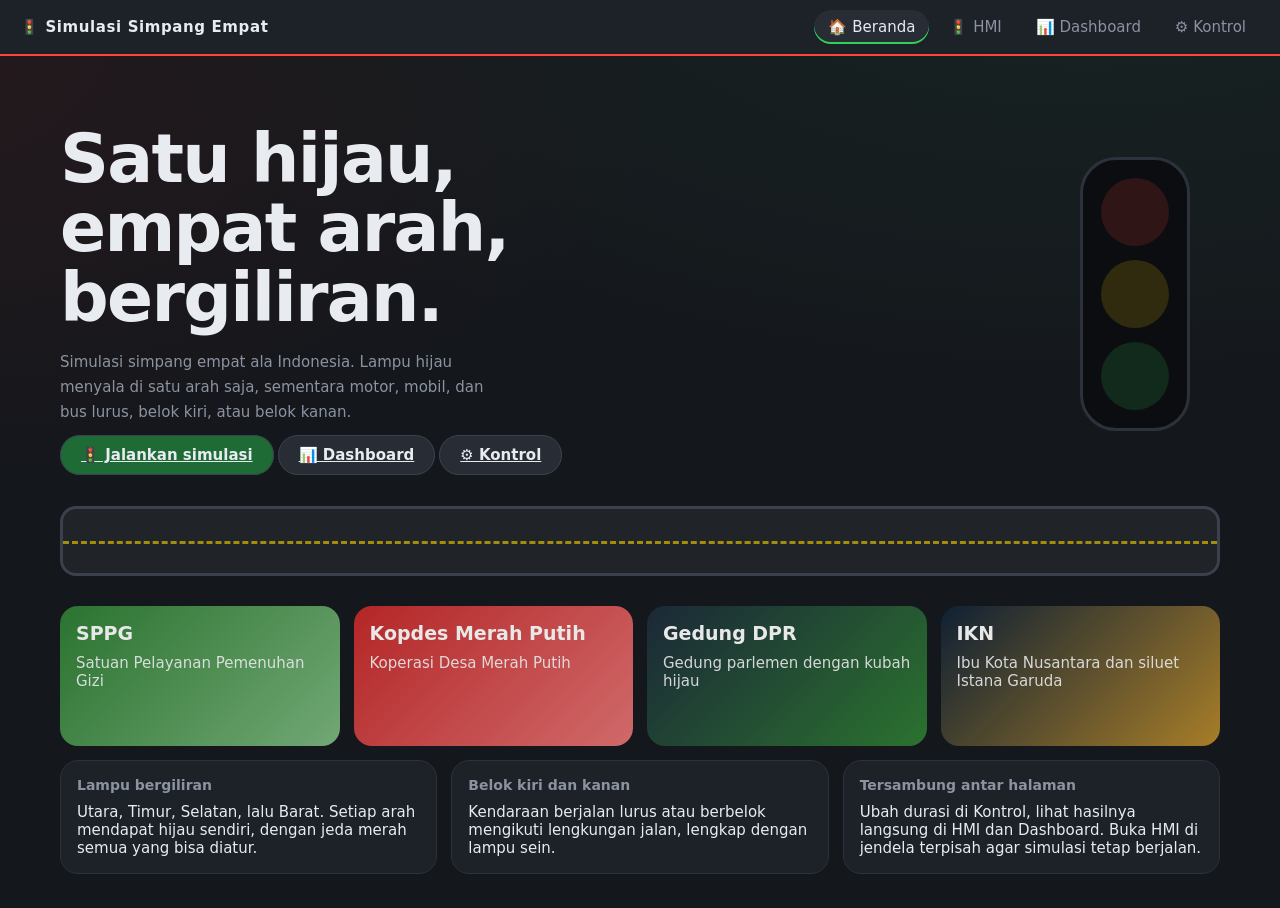
<file: index.html>
<!DOCTYPE html><html lang="id"><head><meta charset="UTF-8"><meta name="viewport" content="width=device-width,initial-scale=1"><title>Simulasi Lampu Lalu Lintas Simpang Empat</title><link rel="stylesheet" href="style.css"></head><body>
<main>
<section class="hero2"><div><h1>Satu hijau,<br>empat arah,<br>bergiliran.</h1>
<p>Simulasi simpang empat ala Indonesia. Lampu hijau menyala di satu arah saja, sementara motor, mobil, dan bus lurus, belok kiri, atau belok kanan.</p>
<a class="btn g" href="HMI.html">🚦 Jalankan simulasi</a><a class="btn" href="Dashboard.html">📊 Dashboard</a><a class="btn" href="Control.html">⚙️ Kontrol</a></div>
<div class="tl"><div class="bulb r"></div><div class="bulb y"></div><div class="bulb g"></div></div></section>
<div class="road"><i>🚌</i><i>🚗</i><i>🏍️</i><i>🚗</i></div>
<div class="grid tiles">
<div class="card t1"><h3>SPPG</h3><div>Satuan Pelayanan Pemenuhan Gizi</div></div>
<div class="card t2"><h3>Kopdes Merah Putih</h3><div>Koperasi Desa Merah Putih</div></div>
<div class="card t3"><h3>Gedung DPR</h3><div>Gedung parlemen dengan kubah hijau</div></div>
<div class="card t4"><h3>IKN</h3><div>Ibu Kota Nusantara dan siluet Istana Garuda</div></div></div>
<div class="grid">
<div class="card"><h3>Lampu bergiliran</h3>Utara, Timur, Selatan, lalu Barat. Setiap arah mendapat hijau sendiri, dengan jeda merah semua yang bisa diatur.</div>
<div class="card"><h3>Belok kiri dan kanan</h3>Kendaraan berjalan lurus atau berbelok mengikuti lengkungan jalan, lengkap dengan lampu sein.</div>
<div class="card"><h3>Tersambung antar halaman</h3>Ubah durasi di Kontrol, lihat hasilnya langsung di HMI dan Dashboard. Buka HMI di jendela terpisah agar simulasi tetap berjalan.</div></div>
</main><script src="shared.js"></script><script>nav('Beranda')</script></body></html>
</file>
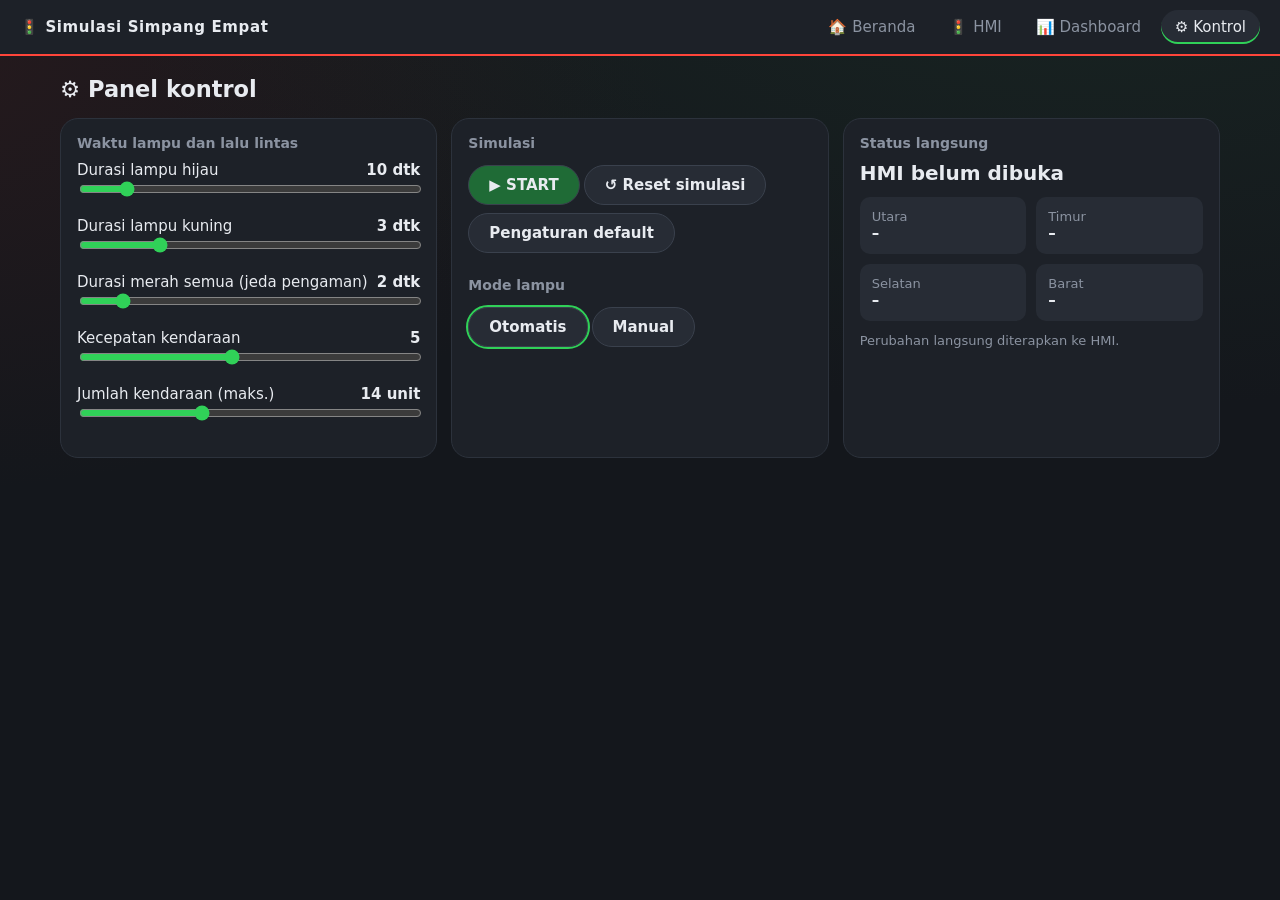
<file: Control.html>
<!DOCTYPE html><html lang="id"><head><meta charset="UTF-8"><meta name="viewport" content="width=device-width,initial-scale=1"><title>Kontrol</title><link rel="stylesheet" href="style.css"></head><body>
<main><h2>⚙️ Panel kontrol</h2><div class="grid">
<div class="card"><h3>Waktu lampu dan lalu lintas</h3><div id="fs"></div></div>
<div class="card"><h3>Simulasi</h3><button id="tg" class="btn"></button><button id="rs" class="btn">↺ Reset simulasi</button><button id="rd" class="btn">Pengaturan default</button>
<h3 style="margin-top:20px">Mode lampu</h3><button id="ma" class="btn">Otomatis</button><button id="mm" class="btn">Manual</button>
<div id="man"><h3 style="margin-top:14px">Manual: pilih arah hijau</h3><button id="mN" class="btn">Utara</button><button id="mE" class="btn">Timur</button><button id="mS" class="btn">Selatan</button><button id="mW" class="btn">Barat</button><div class="sub">Perpindahan tetap lewat kuning dan merah semua.</div></div></div>
<div class="card"><h3>Status langsung</h3><div class="big" id="ph" style="font-size:20px">–</div><div class="grid2" style="margin:12px 0"><div class="gb"><div class="sub">Utara</div><b id="cN">–</b></div><div class="gb"><div class="sub">Timur</div><b id="cE">–</b></div><div class="gb"><div class="sub">Selatan</div><b id="cS">–</b></div><div class="gb"><div class="sub">Barat</div><b id="cW">–</b></div></div><div class="sub">Perubahan langsung diterapkan ke HMI.</div></div>
</div></main>
<script src="shared.js"></script><script>
nav('Kontrol');
const F=[['green','Durasi lampu hijau',' dtk',3,60],['yellow','Durasi lampu kuning',' dtk',1,10],['red','Durasi merah semua (jeda pengaman)',' dtk',1,10],['speed','Kecepatan kendaraan','',1,10],['count','Jumlah kendaraan (maks.)',' unit',0,40]];
$('fs').innerHTML=F.map(f=>`<label class="fl">${f[1]}<b id="v${f[0]}"></b><input type="range" id="${f[0]}" min="${f[3]}" max="${f[4]}"></label>`).join('');
F.forEach(f=>$(f[0]).oninput=e=>{setCfg({[f[0]]:+e.target.value});sync()});
function sync(){const c=getCfg(),s=getState();
 F.forEach(f=>{if(document.activeElement!=$(f[0]))$(f[0]).value=c[f[0]];$('v'+f[0]).textContent=c[f[0]]+f[2]});
 $('tg').textContent=c.running?'■ STOP':'▶ START';$('tg').className='btn '+(c.running?'r':'g');
 $('ma').classList.toggle('on',c.mode=='auto');$('mm').classList.toggle('on',c.mode=='manual');
 $('man').style.display=c.mode=='manual'?'block':'none';
 for(const d of 'NESW')$('m'+d).classList.toggle('on',c.manual==d);
 if(s&&Date.now()-s.ts<2500){$('ph').textContent=PHN(s.phase);
  for(const d of 'NESW'){const t=cd(s,c,d),l=LIGHT(s.phase)[d];$('c'+d).style.color=COL[l];$('c'+d).textContent=LBL[l]+' '+(t===null?'(manual)':Math.ceil(t)+' dtk')}}
 else{$('ph').textContent='HMI belum dibuka';for(const d of 'NESW')$('c'+d).textContent='–'}}
$('tg').onclick=()=>{setCfg({running:!getCfg().running});sync()};
$('ma').onclick=()=>{setCfg({mode:'auto'});sync()};$('mm').onclick=()=>{setCfg({mode:'manual'});sync()};
for(const d of 'NESW')$('m'+d).onclick=()=>{setCfg({manual:d});sync()};
$('rs').onclick=()=>{localStorage.removeItem(KT);setCfg({running:false,token:Date.now()});sync()};
$('rd').onclick=()=>{localStorage.removeItem(KT);localStorage.setItem(KS,JSON.stringify({...DEF,token:Date.now()}));sync()};
addEventListener('storage',sync);setInterval(sync,500);sync();
</script></body></html>
</file>
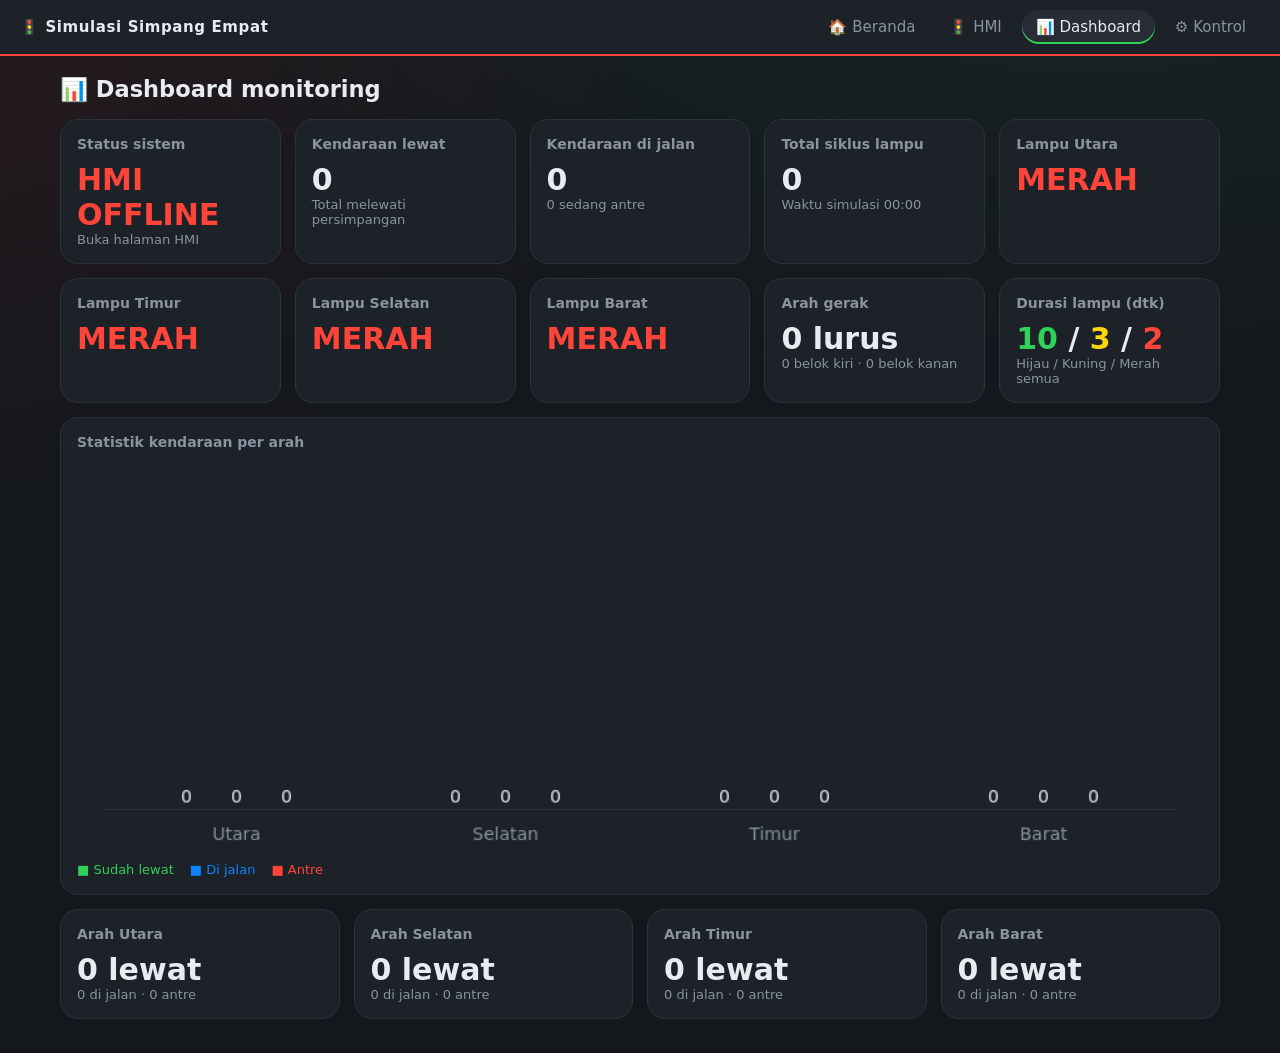
<file: Dashboard.html>
<!DOCTYPE html><html lang="id"><head><meta charset="UTF-8"><meta name="viewport" content="width=device-width,initial-scale=1"><title>Dashboard</title><link rel="stylesheet" href="style.css"></head><body>
<main><h2>📊 Dashboard monitoring</h2><div class="grid" id="cards"></div>
<div class="card" style="margin-bottom:14px"><h3>Statistik kendaraan per arah</h3><canvas id="ch" width="900" height="320"></canvas>
<div class="lg"><span style="color:#30d158">■ Sudah lewat</span><span style="color:#0a84ff">■ Di jalan</span><span style="color:#ff453a">■ Antre</span></div></div>
<div class="grid" id="dirs"></div></main>
<script src="shared.js"></script><script>
nav('Dashboard');
const sum=o=>Object.values(o).reduce((a,b)=>a+b,0);
const card=(t,v,s,c)=>`<div class="card"><h3>${t}</h3><div class="big" style="color:${c||'inherit'}">${v}</div><div class="sub">${s||''}</div></div>`;
function chart(p,o,w){const cv=$('ch'),g=cv.getContext('2d'),W=cv.width,H=cv.height;g.clearRect(0,0,W,H);
 const S=[[p,'#30d158'],[o,'#0a84ff'],[w,'#ff453a']],mx=Math.max(5,...S.flatMap(k=>Object.values(k[0]))),gw=(W-40)/4;
 g.font='14px system-ui';g.textAlign='center';g.strokeStyle='#2c323c';g.beginPath();g.moveTo(20,H-40.5);g.lineTo(W-20,H-40.5);g.stroke();
 [...'NSEW'].forEach((d,i)=>{S.forEach((k,j)=>{const v=k[0][d],h=(H-90)*v/mx,x=20+i*gw+gw/2-57+j*40,y=H-40-h;g.fillStyle=k[1];g.fillRect(x,y,34,h);g.fillStyle='#e8ebf0';g.fillText(v,x+17,y-6)});
  g.fillStyle='#8b93a1';g.fillText(DIRN[d],20+i*gw+gw/2,H-16)})}
function render(){const c=getCfg(),s=getState(),live=s&&Date.now()-s.ts<2500,z={N:0,S:0,E:0,W:0},p=s?s.passed:z,o=s?s.onroad:z,w=s?s.wait:z,L=s?LIGHT(s.phase):{N:'r',E:'r',S:'r',W:'r'},R=(s&&s.routes)||{S:0,L:0,R:0};
 $('cards').innerHTML=card('Status sistem',live?(c.running?'RUNNING':'STOPPED'):'HMI OFFLINE',live?'Mode '+(c.mode=='auto'?'otomatis':'manual'):'Buka halaman HMI',live&&c.running?COL.g:COL.r)
 +card('Kendaraan lewat',sum(p),'Total melewati persimpangan')
 +card('Kendaraan di jalan',sum(o),sum(w)+' sedang antre')
 +card('Total siklus lampu',s?s.cycle:0,'Waktu simulasi '+fmt(s?s.simT:0))
 +[...'NESW'].map(g=>card('Lampu '+DIRN[g],LBL[L[g]],'',COL[L[g]])).join('')+card('Arah gerak',R.S+' lurus',R.L+' belok kiri · '+R.R+' belok kanan')
 +card('Durasi lampu (dtk)',`<span style="color:${COL.g}">${c.green}</span> / <span style="color:${COL.y}">${c.yellow}</span> / <span style="color:${COL.r}">${c.red}</span>`,'Hijau / Kuning / Merah semua');
 $('dirs').innerHTML=[...'NSEW'].map(d=>card('Arah '+DIRN[d],p[d]+' lewat',o[d]+' di jalan · '+w[d]+' antre')).join('');
 chart(p,o,w)}
addEventListener('storage',render);setInterval(render,500);render();
</script></body></html>
</file>
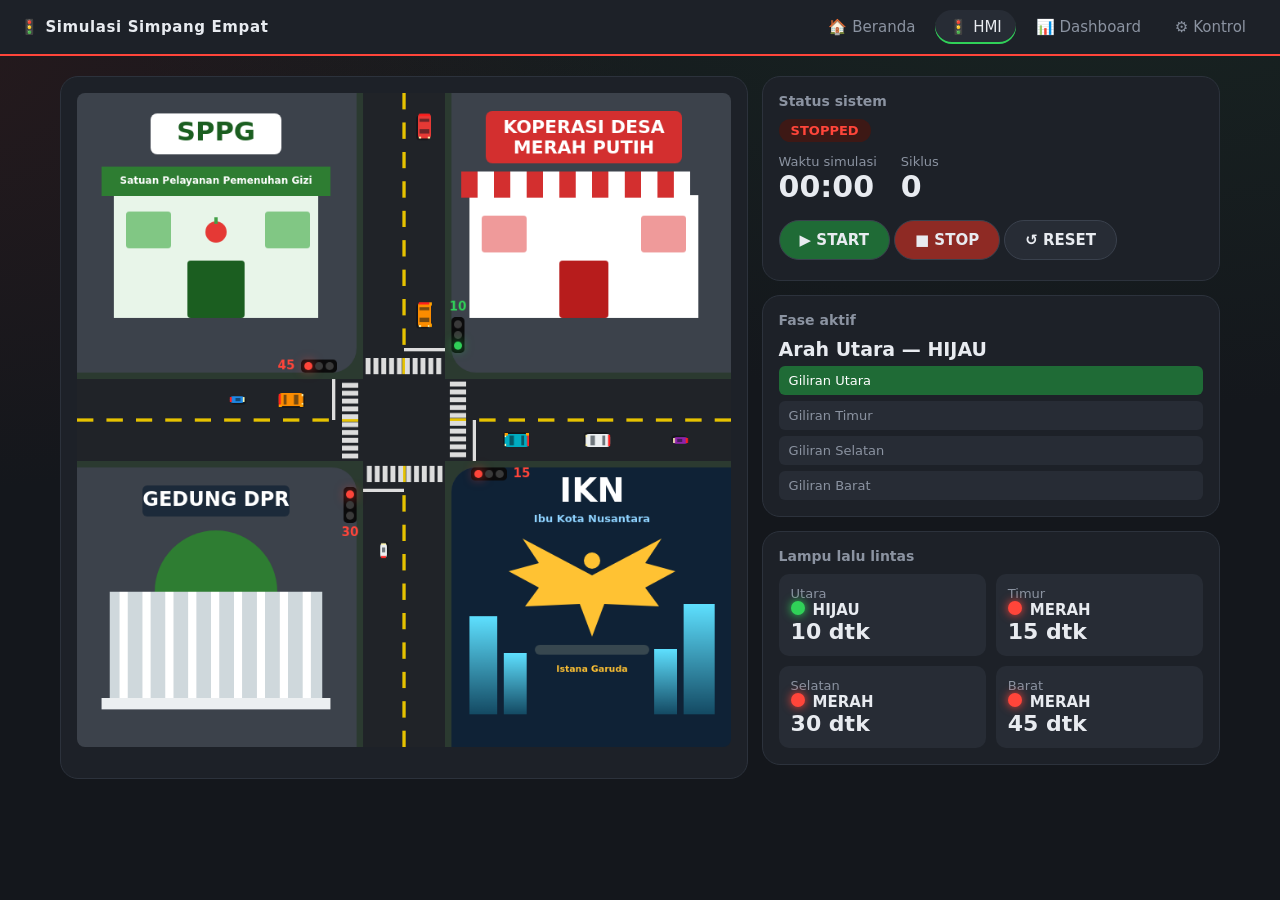
<file: HMI.html>
<!DOCTYPE html><html lang="id"><head><meta charset="UTF-8"><meta name="viewport" content="width=device-width,initial-scale=1"><title>HMI Simpang Empat</title><link rel="stylesheet" href="style.css"></head><body>
<main class="hmi"><div class="card"><canvas id="cv" width="800" height="800"></canvas></div>
<aside>
<div class="card"><h3>Status sistem</h3><span id="stat" class="badge"></span>
<div class="row"><div><div class="sub">Waktu simulasi</div><div class="big" id="time">00:00</div></div><div><div class="sub">Siklus</div><div class="big" id="cyc">0</div></div></div>
<button class="btn g" id="bs">▶ START</button><button class="btn r" id="bp">■ STOP</button><button class="btn" id="br">↺ RESET</button></div>
<div class="card"><h3>Fase aktif</h3><div id="ph" class="big" style="font-size:19px"></div><div id="chips"></div></div>
<div class="card"><h3>Lampu lalu lintas</h3><div class="grid2" id="lamps"></div></div>
</aside></main>
<script src="shared.js"></script><script>
nav('HMI');
const cv=$('cv'),x=cv.getContext('2d'),W=800,C=400,STOP=312,PI=Math.PI,LA=PI/2*25,RA=PI/2*75,K={N:0,E:1,S:2,W:3},END={S:890,L:830,R:910};
let cfg=getCfg(),st=getState()||fresh(),veh=[],last=performance.now(),lastSave=0,tok=cfg.token;
st.routes=st.routes||{S:0,L:0,R:0};
function fresh(){return{phase:0,rem:getCfg().green,cycle:0,simT:0,passed:{N:0,S:0,E:0,W:0},routes:{S:0,L:0,R:0}}}
const rr=(g,a,b,w,h,r,f)=>{g.beginPath();g.roundRect(a,b,w,h,r);g.fillStyle=f;g.fill()};
const tx=(g,s,a,b,sz,f,w='700')=>{g.font=w+' '+sz+'px system-ui,sans-serif';g.fillStyle=f;g.textAlign='center';g.textBaseline='middle';g.fillText(s,a,b)};
/* ---------- lapisan statis: jalan + 4 bangunan ---------- */
const bg=document.createElement('canvas');bg.width=bg.height=W;
(function(){const g=bg.getContext('2d');
 g.fillStyle='#2b3a30';g.fillRect(0,0,W,W);
 [[0,0,[0,0,30,0]],[458,0,[0,0,0,30]],[0,458,[0,30,0,0]],[458,458,[30,0,0,0]]].forEach(p=>rr(g,p[0],p[1],342,342,p[2],'#3c424b'));
 g.fillStyle='#202328';g.fillRect(350,0,100,W);g.fillRect(0,350,W,100);
 for(let k=0;k<4;k++){g.save();g.translate(C,C);g.rotate(k*PI/2);g.translate(-C,-C);
  g.fillStyle='#e6c200';for(let y=0;y<340;y+=36)g.fillRect(398,y,4,20);
  g.fillStyle='#ddd';for(let i=0;i<10;i++)g.fillRect(353+i*9.6,324,6,20);g.fillRect(400,STOP,50,4);g.restore()}
 // SPPG (barat laut)
 g.fillStyle='#e8f5e9';g.fillRect(45,125,250,150);g.fillStyle='#2e7d32';g.fillRect(30,90,280,36);
 rr(g,90,25,160,50,8,'#fff');tx(g,'SPPG',170,50,32,'#1b5e20');tx(g,'Satuan Pelayanan Pemenuhan Gizi',170,108,12,'#fff','600');
 [[60,145],[230,145]].forEach(p=>rr(g,p[0],p[1],55,45,4,'#81c784'));rr(g,135,205,70,70,4,'#1b5e20');
 g.fillStyle='#e53935';g.beginPath();g.arc(170,170,13,0,7);g.fill();g.fillStyle='#43a047';g.fillRect(168,152,4,8);
 // Kopdes Merah Putih (timur laut)
 g.fillStyle='#fff';g.fillRect(480,125,280,150);
 for(let i=0;i<14;i++){g.fillStyle=i%2?'#fff':'#d32f2f';g.fillRect(470+i*20,96,20,32)}
 rr(g,500,22,240,64,8,'#d32f2f');tx(g,'KOPERASI DESA',620,43,22,'#fff');tx(g,'MERAH PUTIH',620,68,22,'#fff');
 [[495,150],[690,150]].forEach(p=>rr(g,p[0],p[1],55,45,4,'#ef9a9a'));rr(g,590,205,60,70,4,'#b71c1c');
 // Gedung DPR (barat daya)
 g.fillStyle='#cfd8dc';g.fillRect(40,610,260,130);g.fillStyle='#fff';for(let i=0;i<9;i++)g.fillRect(52+i*28,610,10,130);
 g.fillStyle='#eceff1';g.fillRect(30,740,280,14);g.fillStyle='#2e7d32';g.beginPath();g.arc(170,610,75,PI,0);g.fill();
 rr(g,80,480,180,38,6,'#1c2a3a');tx(g,'GEDUNG DPR',170,499,24,'#fff');
 // IKN (tenggara)
 rr(g,458,458,342,342,[30,0,0,0],'#0f2236');
 [[480,640,34,120],[522,685,28,75],[742,625,38,135],[706,680,28,80]].forEach(r=>{const l=g.createLinearGradient(0,r[1],0,r[1]+r[3]);l.addColorStop(0,'#5ee0ff');l.addColorStop(1,'#144a63');g.fillStyle=l;g.fillRect(...r)});
 g.fillStyle='#ffc233';g.beginPath();g.moveTo(630,590);
 [[545,545],[565,575],[528,585],[565,605],[548,628],[615,625],[630,665],[645,625],[712,628],[695,605],[732,585],[695,575],[715,545]].forEach(p=>g.lineTo(p[0],p[1]));g.closePath();g.fill();
 g.beginPath();g.arc(630,572,10,0,7);g.fill();rr(g,560,675,140,12,6,'#37474f');
 tx(g,'IKN',630,490,40,'#fff');tx(g,'Ibu Kota Nusantara',630,522,13,'#8fd3ff','600');tx(g,'Istana Garuda',630,705,11,'#ffc233','600');
})();
/* ---------- kendaraan: lurus (S), kiri (L), kanan (R) ---------- */
const TY={car:{l:30,w:16,f:1},bike:{l:18,w:8,f:1.15},bus:{l:58,w:20,f:.8}},CL=['#e53935','#1e88e5','#fdd835','#8e24aa','#fb8c00','#eceff1','#43a047','#00acc1'];
function add(d,s){const r=Math.random(),k=r<.45?'car':r<.85?'bike':'bus',t=TY[k],q=Math.random();
 if(veh.some(v=>v.d==d&&Math.abs(v.s-s)<v.l+t.l+14))return;
 veh.push({d,s,sp:0,k,l:t.l,w:t.w,r:q<.6?'S':q<.8?'L':'R',f:t.f*(.9+Math.random()*.2),c:k=='bus'?'#ff7043':CL[Math.random()*8|0]})}
function seed(){veh=[];for(let i=0;i<40&&veh.length<Math.min(cfg.count,8);i++)add('NESW'[i%4],40+Math.random()*250)}
/* posisi di kerangka arah Utara (menuju selatan), lalu diputar sesuai arah asal */
function pose(v,s){let X,Y,A;
 if(v.r=='S'||s<350){X=425;Y=s;A=PI/2}
 else if(v.r=='L'){if(s<350+LA){const t=PI-(s-350)/25;X=450+25*Math.cos(t);Y=350+25*Math.sin(t);A=Math.atan2(-Math.cos(t),Math.sin(t))}else{X=450+s-350-LA;Y=375;A=0}}
 else{if(s<350+RA){const t=(s-350)/75;X=350+75*Math.cos(t);Y=350+75*Math.sin(t);A=Math.atan2(Math.cos(t),-Math.sin(t))}else{X=350-(s-350-RA);Y=425;A=PI}}
 const a=K[v.d]*PI/2,c=Math.cos(a),n=Math.sin(a),dx=X-C,dy=Y-C;return[C+dx*c-dy*n,C+dx*n+dy*c,A+a]}
function drawV(v){const P=pose(v,v.s-v.l/2),l=v.l,w=v.w;
 x.save();x.translate(P[0],P[1]);x.rotate(P[2]);
 rr(x,-l/2+2,-w/2+2,l,w,4,'rgba(0,0,0,.35)');rr(x,-l/2,-w/2,l,w,4,v.c);x.fillStyle='rgba(10,20,30,.55)';
 if(v.k=='bike')x.fillRect(-2,-2,6,4);else{x.fillRect(l*.12,-w/2+2,l*.18,w-4);x.fillRect(-l*.3,-w/2+2,l*.12,w-4)}
 x.fillStyle=v.sp<5?'#ff1e1e':'#7a1010';x.fillRect(-l/2,-w/2+1,2.5,w-2);
 x.fillStyle='#fff7b0';x.fillRect(l/2-2,-w/2+1,2,3);x.fillRect(l/2-2,w/2-4,2,3);
 if(v.r!='S'&&v.s>STOP-110&&v.s<350+(v.r=='L'?LA:RA)&&Math.floor(performance.now()/350)%2){x.fillStyle='#ffa000';const y=v.r=='L'?-w/2-1:w/2-2;x.fillRect(l/2-4,y,4,3);x.fillRect(-l/2,y,4,3)}
 x.restore()}
/* ---------- logika lampu & gerak ---------- */
function tick(dt){st.simT+=dt;const p=st.phase;
 if(held(p,cfg)){st.rem=DUR(cfg,p);return}
 if(cfg.mode=='manual'&&p%3==0)st.rem=0;else st.rem-=dt;
 st.rem=Math.min(st.rem,DUR(cfg,p));
 if(st.rem<=0){st.phase=(p+1)%12;if(st.phase==0)st.cycle++;st.rem=DUR(cfg,st.phase)}}
function step(dt){const L=LIGHT(st.phase),vm=25+cfg.speed*20;
 for(const d of 'NESW'){const ls=veh.filter(v=>v.d==d).sort((a,b)=>b.s-a.s),lg=L[d];
  ls.forEach((v,i)=>{let lim=1e9;const o=ls[i-1];if(o)lim=o.s-o.l-9-v.s;
   if(v.s<=STOP+1&&(lg=='r'||(lg=='y'&&STOP-v.s>28)))lim=Math.min(lim,STOP-v.s);
   let t=lim<1.5?0:Math.min(vm*v.f,lim*1.5);
   if(v.r!='S'&&v.s>STOP-35&&v.s<350+(v.r=='L'?LA:RA)+12)t=Math.min(t,vm*(v.r=='L'?.45:.55));
   v.sp+=Math.max(-450*dt,Math.min(70*dt,t-v.sp));
   const n=v.s+v.sp*dt;v.s=lim<1e8?Math.min(n,v.s+Math.max(lim,0)):n;
   if(v.s>=C&&!v.c2){v.c2=1;st.passed[d]++;st.routes[v.r]++}})}
 veh=veh.filter(v=>v.s<END[v.r])}
function update(){const n=performance.now(),dt=Math.min((n-last)/1000,1);last=n;
 if(cfg.running)for(let t=dt;t>0;t-=.05){const h=Math.min(.05,t);tick(h);
  if(veh.length<cfg.count&&Math.random()<h*3)add('NESW'[Math.random()*4|0],0);step(h)}
 if(n-lastSave>250){save();lastSave=n}}
function save(){const w={N:0,S:0,E:0,W:0},o={...w};veh.forEach(v=>{o[v.d]++;if(v.s<=STOP+1&&v.sp<8)w[v.d]++});
 localStorage.setItem(KT,JSON.stringify({...st,wait:w,onroad:o,ts:Date.now()}))}
/* ---------- gambar lampu & UI ---------- */
const POLES={N:[466,296,0,-34],S:[334,504,0,34],E:[504,466,40,0],W:[296,334,-40,0]};
function lamp(d,s,t){const[p,q,ox,oy]=POLES[d],h=ox!=0;x.save();x.translate(p,q);
 rr(x,h?-22:-8,h?-8:-22,h?44:16,h?16:44,5,'#0b0b0c');
 'ryg'.split('').forEach((k,i)=>{const o=(i-1)*13,on=k==s;x.beginPath();x.arc(h?o:0,h?0:o,5,0,7);x.fillStyle=on?COL[k]:'#3a3a3a';x.shadowColor=COL[k];x.shadowBlur=on?14:0;x.fill()});
 x.shadowBlur=0;x.restore();tx(x,t,p+ox,q+oy,15,COL[s])}
function ui(){const L=LIGHT(st.phase),r=cfg.running;
 $('stat').textContent=r?'RUNNING':'STOPPED';$('stat').className='badge '+(r?'ok':'bad');
 $('time').textContent=fmt(st.simT);$('ph').textContent=PHN(st.phase);$('cyc').textContent=st.cycle;
 for(const d of 'NESW'){const s=L[d],t=cd(st,cfg,d);$('l'+d).style.color=$('l'+d).style.background=COL[s];$('s'+d).textContent=LBL[s];$('t'+d).textContent=t===null?'MANUAL':Math.ceil(t)+' dtk'}
 document.querySelectorAll('.chip').forEach((c,i)=>c.classList.toggle('on',i==(st.phase/3|0)))}
function draw(){x.drawImage(bg,0,0);veh.forEach(drawV);const L=LIGHT(st.phase);
 for(const d of 'NESW'){const c=cd(st,cfg,d);lamp(d,L[d],c===null?'—':Math.ceil(c))}
 ui();requestAnimationFrame(draw)}
function doReset(){st=fresh();seed();cfg=setCfg({running:false,token:Date.now()});tok=cfg.token;save()}
$('chips').innerHTML=DIRS.map(d=>`<span class="chip">Giliran ${DIRN[d]}</span>`).join('');
$('lamps').innerHTML=DIRS.map(d=>`<div class="gb"><div class="sub">${DIRN[d]}</div><span class="dot" id="l${d}"></span><b id="s${d}"></b><div class="big" style="font-size:22px" id="t${d}"></div></div>`).join('');
$('bs').onclick=()=>cfg=setCfg({running:true});$('bp').onclick=()=>cfg=setCfg({running:false});$('br').onclick=doReset;
addEventListener('storage',e=>{if(e.key!=KS)return;cfg=getCfg();if(cfg.token!=tok){tok=cfg.token;st=fresh();seed()}});
seed();setInterval(update,40);draw();
</script></body></html>
</file>
<file: style.css>
:root{--bg:#14171c;--p:#1d2128;--p2:#272c35;--t:#e8ebf0;--m:#8b93a1;--r:#ff453a;--g:#30d158;--y:#ffd60a}
*{box-sizing:border-box}
body{margin:0;background:var(--bg);color:var(--t);font:15px system-ui,"Segoe UI",sans-serif}
header{display:flex;flex-wrap:wrap;gap:12px;justify-content:space-between;align-items:center;padding:10px 20px;background:var(--p);border-bottom:2px solid var(--r);position:sticky;top:0;z-index:5}
header b{letter-spacing:.04em}
nav{display:flex;gap:6px;flex-wrap:wrap}
nav a{color:var(--m);text-decoration:none;padding:8px 14px;border-radius:8px;transition:.2s}
nav a:hover,nav a.on{background:var(--p2);color:var(--t)}
nav a.on{box-shadow:inset 0 -2px var(--g)}
main{max-width:1200px;margin:0 auto;padding:20px}
h2{margin:0 0 16px}
.card{background:var(--p);border:1px solid #2c323c;border-radius:12px;padding:16px}
.card h3{margin:0 0 10px;font-size:14px;color:var(--m);font-weight:600}
.grid{display:grid;gap:14px;grid-template-columns:repeat(auto-fit,minmax(220px,1fr));margin-bottom:14px}
.hmi{display:grid;gap:14px;grid-template-columns:minmax(0,1.5fr) minmax(290px,1fr)}
aside .card{margin-bottom:14px}
@media(max-width:900px){.hmi{grid-template-columns:1fr}}
canvas{width:100%;height:auto;display:block;border-radius:8px}
.btn{background:var(--p2);color:var(--t);border:1px solid #3a414d;padding:10px 16px;border-radius:8px;cursor:pointer;font:inherit;font-weight:600;transition:.15s;margin:4px 4px 4px 0}
.btn:hover{filter:brightness(1.25)}.btn:focus-visible{outline:2px solid var(--y)}
.btn.g{background:#1f6b36}.btn.r{background:#8e2a24}.btn.on{outline:2px solid var(--g)}
.big{font-size:30px;font-weight:700;font-variant-numeric:tabular-nums}
.sub{color:var(--m);font-size:13px}
.row{display:flex;gap:24px;flex-wrap:wrap;margin:12px 0}
.badge{display:inline-block;padding:4px 12px;border-radius:20px;font-weight:700;font-size:13px}
.badge.ok{background:#12351f;color:var(--g)}.badge.bad{background:#3d1815;color:var(--r)}
.chip{display:block;padding:7px 10px;margin-top:6px;border-radius:6px;background:var(--p2);color:var(--m);font-size:13px;transition:.2s}
.chip.on{background:#1f6b36;color:#fff}
.grid2{display:grid;grid-template-columns:1fr 1fr;gap:10px}
.gb{background:var(--p2);border-radius:10px;padding:12px}
.dot{display:inline-block;width:14px;height:14px;border-radius:50%;margin-right:8px;box-shadow:0 0 10px currentColor}
.fl{display:block;margin-bottom:16px;position:relative}
.fl b{position:absolute;right:0;top:0;font-variant-numeric:tabular-nums}
input[type=range]{width:100%;accent-color:var(--g)}
.lg span{margin-right:16px;font-size:13px;color:var(--m)}
.hero{padding:50px 0 24px}
.hero h1{font-size:clamp(30px,5vw,52px);margin:0 0 12px;line-height:1.1}
.hero p{max-width:60ch;color:var(--m);line-height:1.6}
body{background:radial-gradient(1000px 500px at 85% -10%,#1f3a2c66,transparent),radial-gradient(800px 450px at -10% 5%,#4a1f1f55,transparent),var(--bg);background-attachment:fixed}
.card{border-radius:18px}.btn{border-radius:999px;padding:10px 20px}nav a{border-radius:999px}
.hero2{display:flex;gap:40px;align-items:center;justify-content:space-between;flex-wrap:wrap;padding:48px 0 12px}
.hero2 h1{font-size:clamp(38px,6.5vw,68px);line-height:1.02;margin:0 0 18px;letter-spacing:-.025em}
.hero2 p{max-width:46ch;color:var(--m);line-height:1.65;margin:0 0 22px}
.tl{background:#0c0d10;border:3px solid #2c323c;border-radius:36px;padding:18px;display:flex;flex-direction:column;gap:14px;margin-right:30px}
.bulb{width:68px;height:68px;border-radius:50%;opacity:.15;animation:cy 6s infinite}
.bulb.r{background:var(--r);color:var(--r)}.bulb.g{background:var(--g);color:var(--g);animation-delay:2s}.bulb.y{background:var(--y);color:var(--y);animation-delay:4s}
@keyframes cy{0%,30%{opacity:1;box-shadow:0 0 34px currentColor}34%,100%{opacity:.15;box-shadow:none}}
.road{position:relative;height:70px;margin:30px 0;background:#202328;border-radius:16px;overflow:hidden;border:3px solid #3a414d}
.road:before{content:"";position:absolute;left:0;right:0;top:50%;border-top:3px dashed #e6c200aa}
.road i{position:absolute;top:14px;left:100%;font-style:normal;font-size:36px;animation:drive 10s linear infinite}
.road i:nth-child(2){animation-duration:14s;animation-delay:-5s}.road i:nth-child(3){animation-duration:8s;animation-delay:-2s}.road i:nth-child(4){animation-duration:12s;animation-delay:-8s}
@keyframes drive{to{transform:translateX(calc(-100vw - 120px))}}
.tiles .card{border:0;color:#fff;min-height:140px;transition:transform .25s}
.tiles .card:hover{transform:translateY(-5px) rotate(-.7deg)}
.tiles h3{color:#fff;font-size:19px}.tiles div{opacity:.9}
.t1{background:linear-gradient(135deg,#2e7d32,#7cb87f)}.t2{background:linear-gradient(135deg,#c62828,#e57373)}.t3{background:linear-gradient(135deg,#1c2a3a,#2e7d32)}.t4{background:linear-gradient(135deg,#0f2236,#b8892a)}
@media(prefers-reduced-motion:reduce){*{animation:none!important}.bulb{opacity:.5}}
</file>
